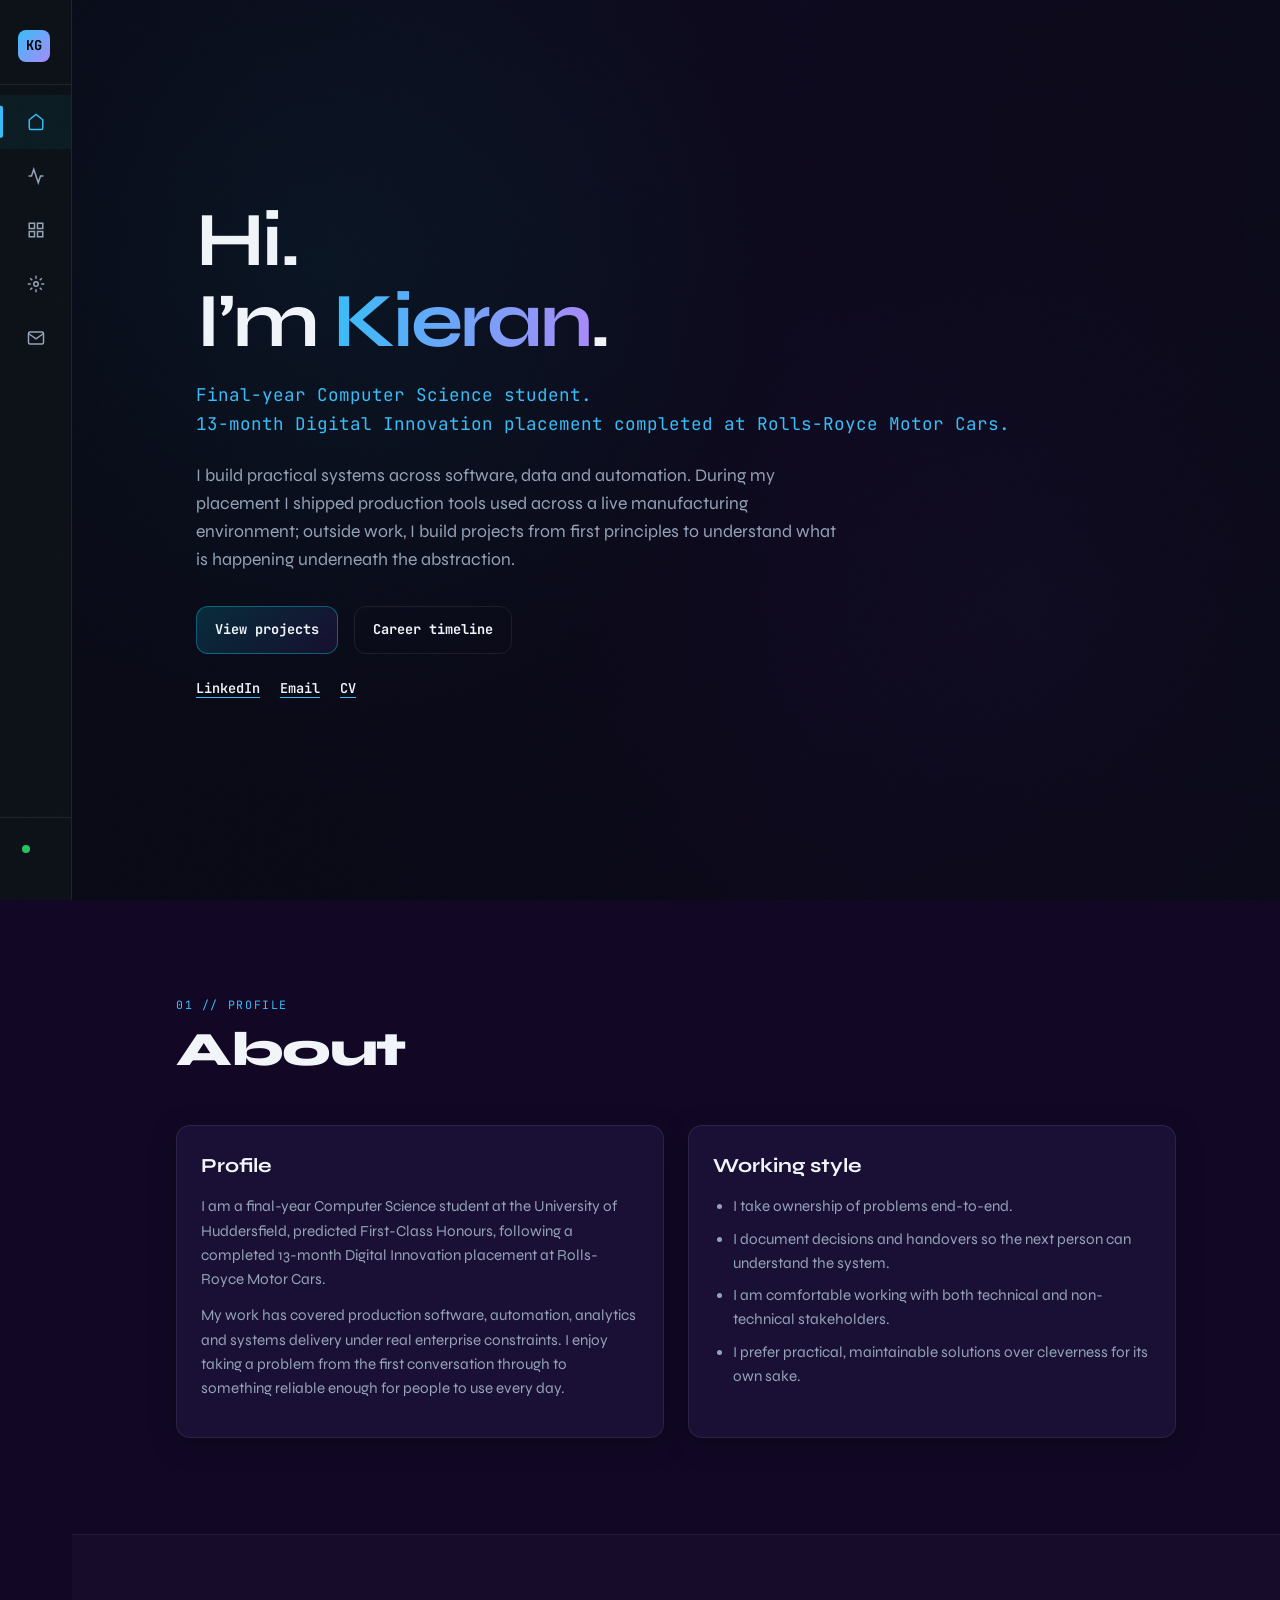
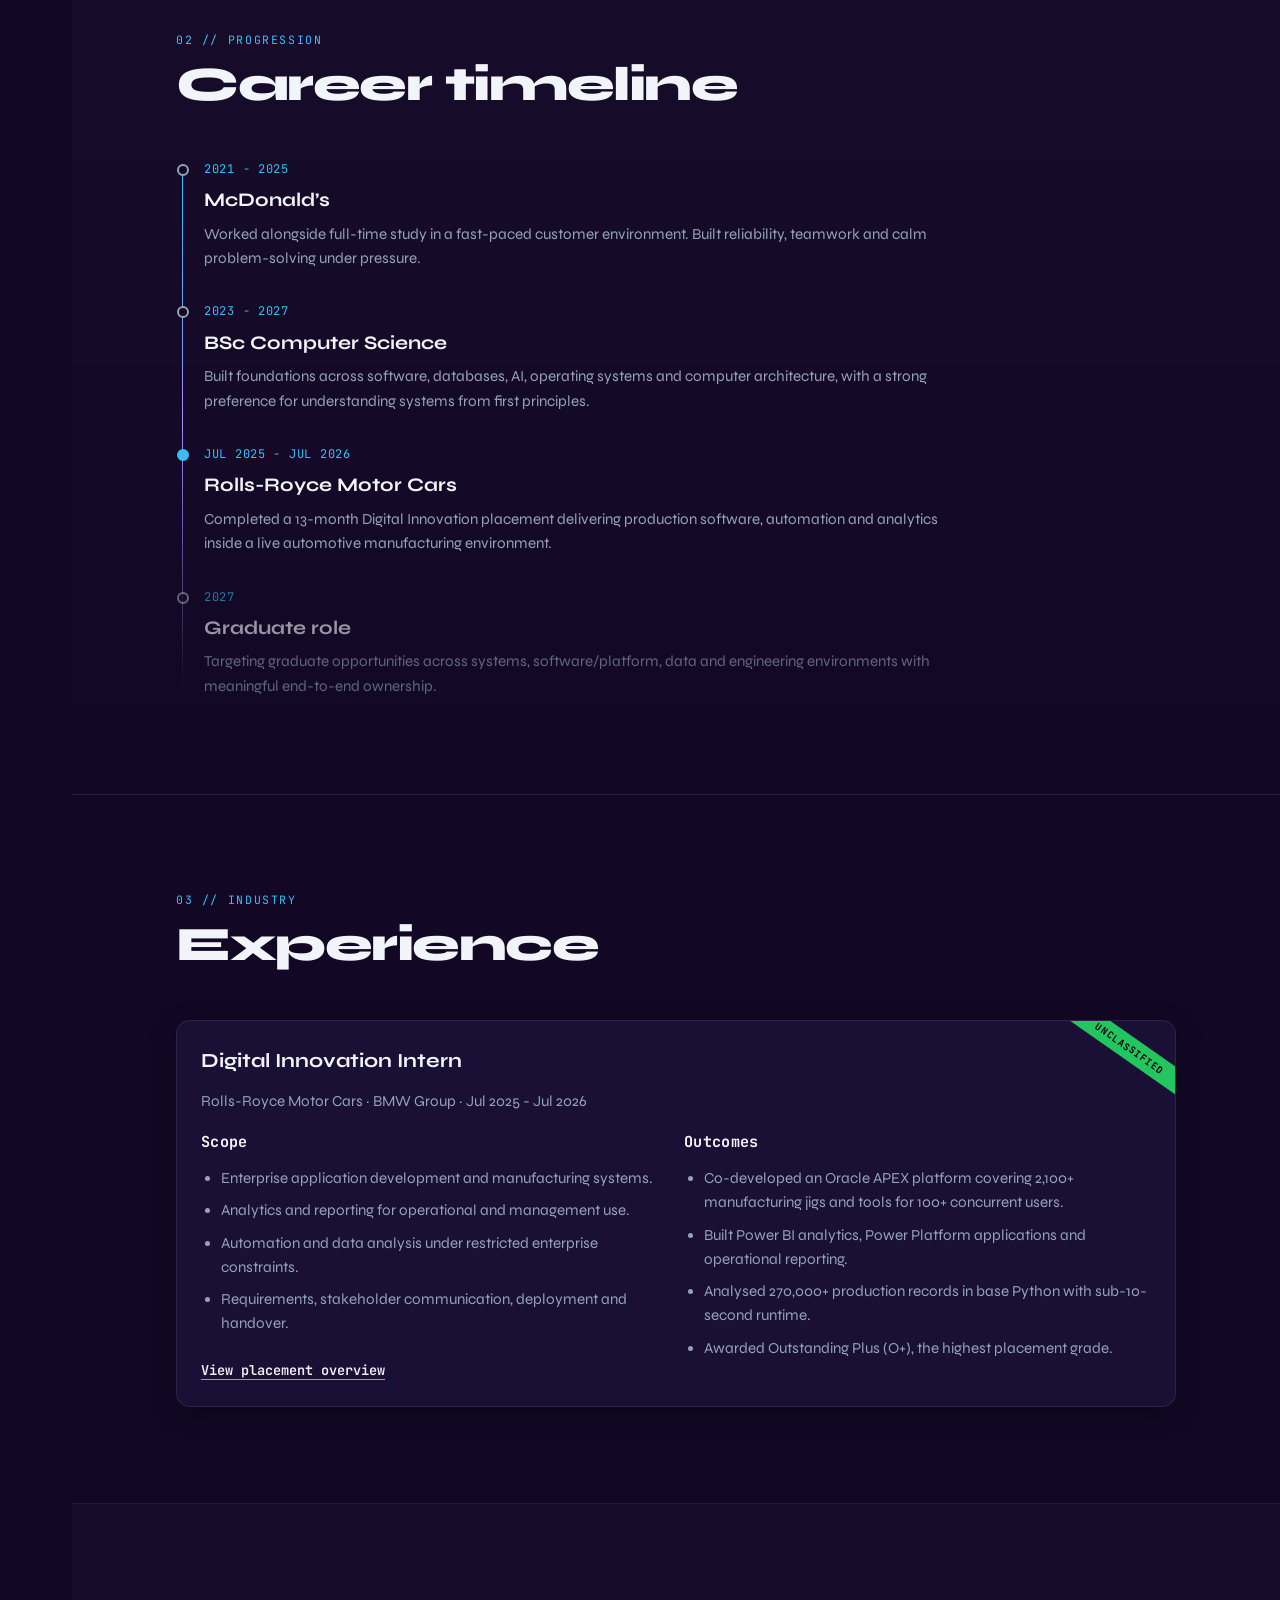
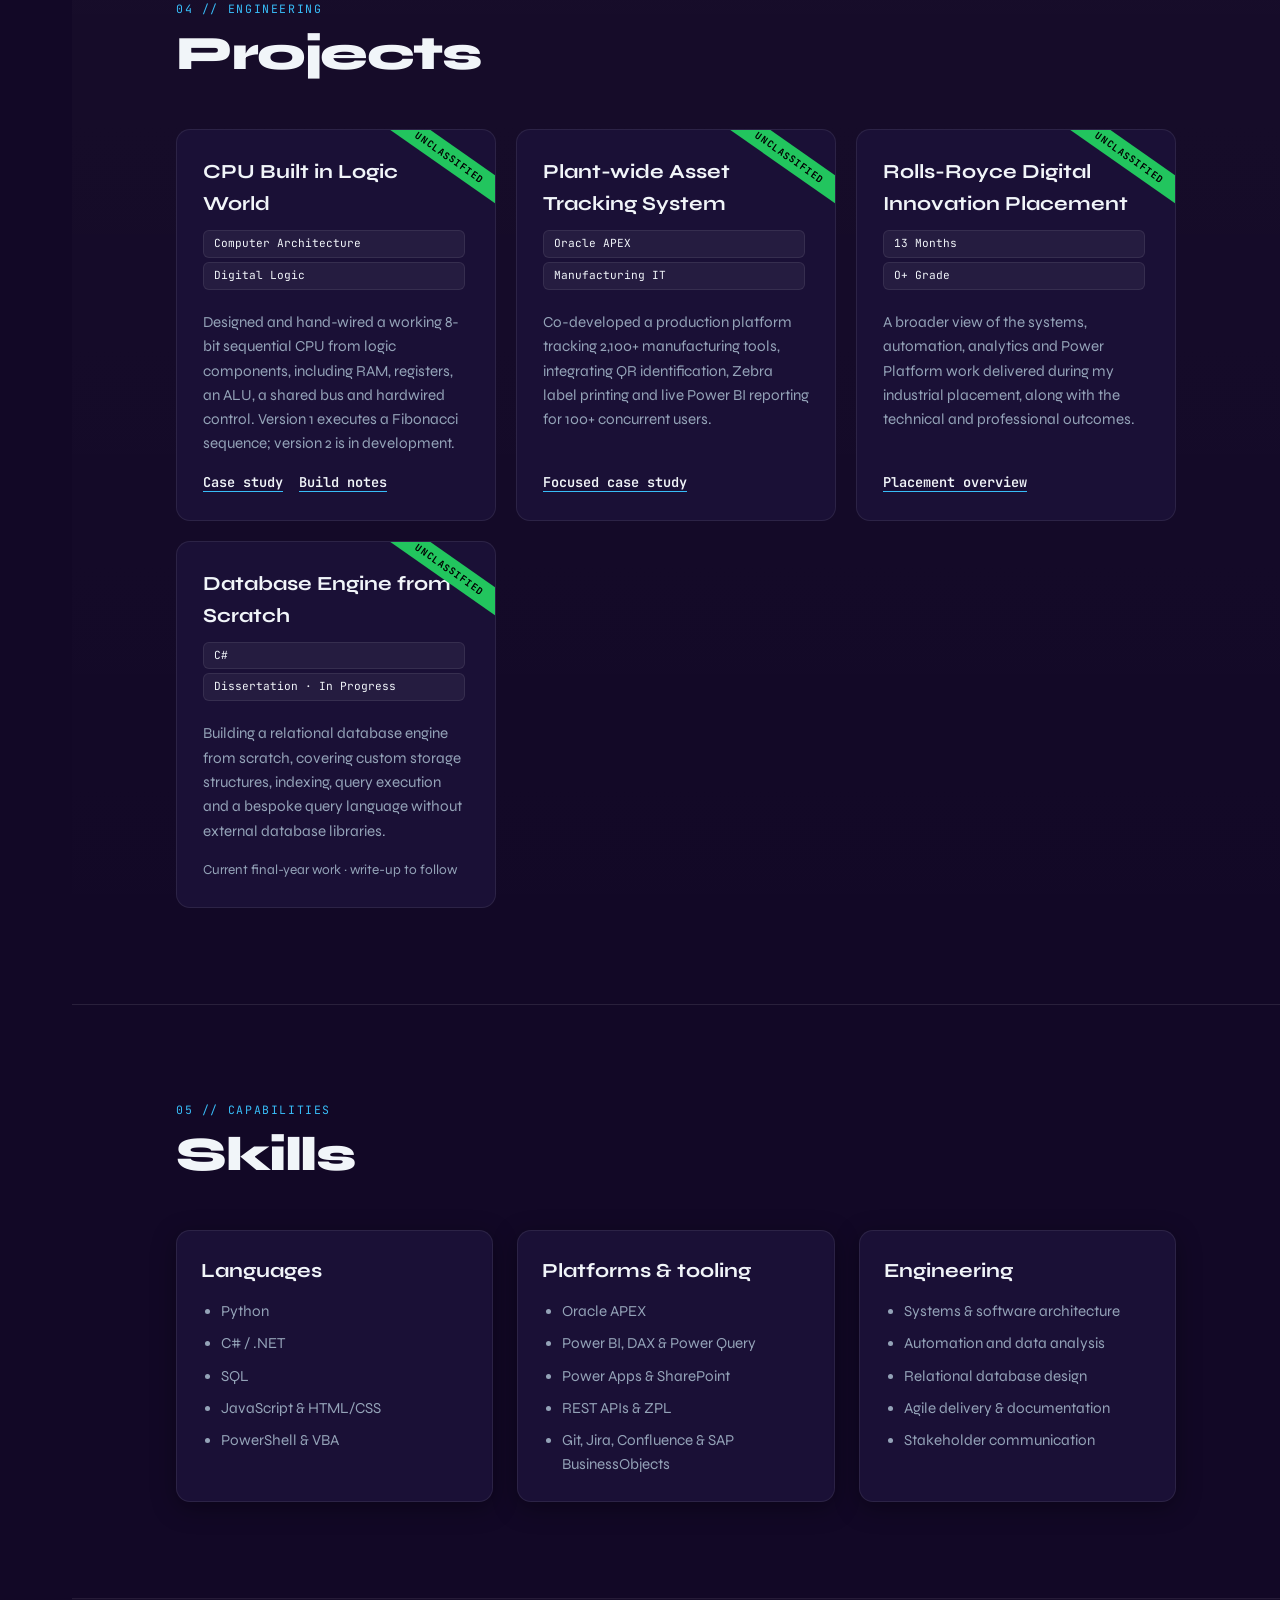
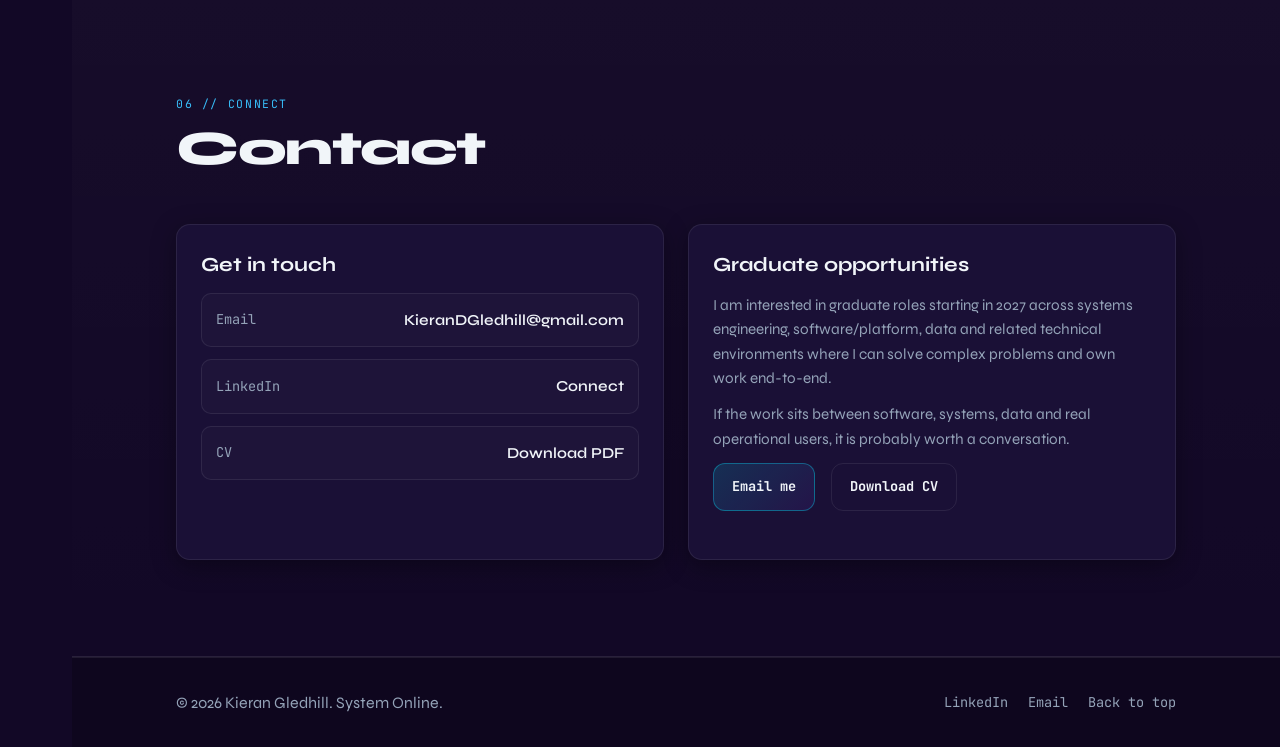
<file: index.html>
<!DOCTYPE html>
    <html lang="en">
    <head>
  <meta charset="UTF-8" />
  <meta name="viewport" content="width=device-width, initial-scale=1.0" />
  <title>Kieran Gledhill | Systems, Software &amp; Data Portfolio</title>
  <meta name="description" content="Final-year Computer Science student with a completed 13-month Digital Innovation placement at Rolls-Royce Motor Cars. Portfolio covering systems, software, data and automation." />
  <link rel="canonical" href="https://kgledhill.com/" />
  <meta property="og:type" content="website" />
  <meta property="og:title" content="Kieran Gledhill | Systems, Software &amp; Data Portfolio" />
  <meta property="og:description" content="Final-year Computer Science student with a completed 13-month Digital Innovation placement at Rolls-Royce Motor Cars. Portfolio covering systems, software, data and automation." />
  <meta property="og:url" content="https://kgledhill.com/" />
  <meta name="twitter:card" content="summary" />
  <meta name="theme-color" content="#120826" />
  <link rel="icon" href="favicon.svg" type="image/svg+xml" />
  <script>document.documentElement.classList.add('js');</script>
  <link rel="stylesheet" href="css/variables.css">
  <link rel="stylesheet" href="css/base.css">
  <link rel="stylesheet" href="css/layout.css">
  <link rel="stylesheet" href="css/components.css">
  <link rel="stylesheet" href="css/effects.css">
  <link rel="stylesheet" href="css/responsive.css">
  <link href="https://fonts.googleapis.com/css2?family=JetBrains+Mono:wght@400;700&family=Syne:wght@400;600;700;800&display=swap" rel="stylesheet">
  <noscript><style>#boot{display:none!important}#main{opacity:1!important}.reveal{opacity:1!important;transform:none!important}</style></noscript>
</head>
    <body data-boot-profile="home">
      <a class="skip-link" href="#main">Skip to content</a>
    <div id="cursor" class="custom-cursor" aria-hidden="true"></div>
<div id="cursor-ring" class="custom-cursor" aria-hidden="true"></div>
<div id="boot" aria-hidden="true">
  <div id="boot-terminal">
    <div id="boot-lines"></div>
    <span class="cursor-blink" id="boot-cursor"></span>
  </div>
</div>
    <nav id="sidebar" aria-label="Primary">
  <a class="sidebar-logo" href="index.html" aria-label="Kieran Gledhill portfolio home">
    <div class="sidebar-logo-mark">KG</div>
    <span class="sidebar-logo-text">kgledhill.com</span>
  </a>
    <a class="nav-item active" href="#hero">
  <span class="nav-icon"><svg viewBox="0 0 24 24" fill="none" stroke="currentColor" stroke-width="2" aria-hidden="true"><path d="M3 9l9-7 9 7v11a2 2 0 01-2 2H5a2 2 0 01-2-2z" /></svg></span>
  <span class="nav-label">Home</span>
</a>
<a class="nav-item" href="#timeline">
  <span class="nav-icon"><svg viewBox="0 0 24 24" fill="none" stroke="currentColor" stroke-width="2" aria-hidden="true"><polyline points="22 12 18 12 15 21 9 3 6 12 2 12" /></svg></span>
  <span class="nav-label">Timeline</span>
</a>
<a class="nav-item" href="#projects">
  <span class="nav-icon"><svg viewBox="0 0 24 24" fill="none" stroke="currentColor" stroke-width="2" aria-hidden="true"><rect x="3" y="3" width="7" height="7" /><rect x="14" y="3" width="7" height="7" /><rect x="3" y="14" width="7" height="7" /><rect x="14" y="14" width="7" height="7" /></svg></span>
  <span class="nav-label">Projects</span>
</a>
<a class="nav-item" href="#skills">
  <span class="nav-icon"><svg viewBox="0 0 24 24" fill="none" stroke="currentColor" stroke-width="2" aria-hidden="true"><circle cx="12" cy="12" r="3" /><path d="M12 1v4M12 19v4M4.22 4.22l2.83 2.83M16.95 16.95l2.83 2.83M1 12h4M19 12h4M4.22 19.78l2.83-2.83M16.95 7.05l2.83-2.83" /></svg></span>
  <span class="nav-label">Skills</span>
</a>
<a class="nav-item" href="#contact">
  <span class="nav-icon"><svg viewBox="0 0 24 24" fill="none" stroke="currentColor" stroke-width="2" aria-hidden="true"><path d="M4 4h16c1.1 0 2 .9 2 2v12c0 1.1-.9 2-2 2H4c-1.1 0-2-.9-2-2V6c0-1.1.9-2 2-2z" /><polyline points="22,6 12,13 2,6" /></svg></span>
  <span class="nav-label">Contact</span>
</a>
  <div class="nav-spacer"></div>
  <div class="nav-status" aria-label="Availability">
    <div class="status-dot"></div>
    <div class="status-text">Open to<br>2027 roles</div>
  </div>
</nav>
    <main id="main">
  <section id="hero" class="hero reveal" aria-label="Introduction">
    <div class="hero-overlay" aria-hidden="true"></div>
    <div class="container hero-content">
      <div class="hero-text">
        <h1 class="hero-title">Hi.<br />I’m <span class="accent">Kieran</span>.</h1>
        <p class="hero-subtitle">Final-year Computer Science student.<br />13-month Digital Innovation placement completed at Rolls-Royce Motor Cars.</p>
        <p class="hero-summary">I build practical systems across software, data and automation. During my placement I shipped production tools used across a live manufacturing environment; outside work, I build projects from first principles to understand what is happening underneath the abstraction.</p>
        <div class="hero-cta">
          <a class="btn" href="#projects">View projects</a>
          <a class="btn btn-ghost" href="#timeline">Career timeline</a>
        </div>
        <div class="hero-links" aria-label="Links">
          <a class="link" href="https://www.linkedin.com/in/kierandgledhill/" target="_blank" rel="noopener noreferrer">LinkedIn</a>
          <a class="link" href="mailto:KieranDGledhill@gmail.com">Email</a>
          <a class="link" href="Kieran_Gledhill_CV.pdf" download>CV</a>
        </div>
      </div>
    </div>
  </section>

  <section id="about" class="section reveal">
    <div class="container">
      <div class="section-head"><div class="section-label">01 // Profile</div><h2 class="section-title">About</h2></div>
      <div class="grid two">
        <div class="panel">
          <h3>Profile</h3>
          <p>I am a final-year Computer Science student at the University of Huddersfield, predicted First-Class Honours, following a completed 13-month Digital Innovation placement at Rolls-Royce Motor Cars.</p>
          <p>My work has covered production software, automation, analytics and systems delivery under real enterprise constraints. I enjoy taking a problem from the first conversation through to something reliable enough for people to use every day.</p>
        </div>
        <div class="panel">
          <h3>Working style</h3>
          <ul class="list" role="list">
            <li>I take ownership of problems end-to-end.</li>
            <li>I document decisions and handovers so the next person can understand the system.</li>
            <li>I am comfortable working with both technical and non-technical stakeholders.</li>
            <li>I prefer practical, maintainable solutions over cleverness for its own sake.</li>
          </ul>
        </div>
      </div>
    </div>
  </section>

  <section id="timeline" class="section alt timeline-section reveal">
    <div class="container">
      <div class="section-head"><div class="section-label">02 // Progression</div><h2 class="section-title">Career timeline</h2></div>
      <div class="timeline">
        <article class="tl-item"><div class="tl-date">2021 - 2025</div><h3>McDonald’s</h3><p>Worked alongside full-time study in a fast-paced customer environment. Built reliability, teamwork and calm problem-solving under pressure.</p></article>
        <article class="tl-item"><div class="tl-date">2023 - 2027</div><h3>BSc Computer Science</h3><p>Built foundations across software, databases, AI, operating systems and computer architecture, with a strong preference for understanding systems from first principles.</p></article>
        <article class="tl-item highlight"><div class="tl-date">Jul 2025 - Jul 2026</div><h3>Rolls-Royce Motor Cars</h3><p>Completed a 13-month Digital Innovation placement delivering production software, automation and analytics inside a live automotive manufacturing environment.</p></article>
        <article class="tl-item future"><div class="tl-date">2027</div><h3>Graduate role</h3><p>Targeting graduate opportunities across systems, software/platform, data and engineering environments with meaningful end-to-end ownership.</p></article>
      </div>
    </div>
  </section>

  <section id="experience" class="section reveal">
    <div class="container">
      <div class="section-head"><div class="section-label">03 // Industry</div><h2 class="section-title">Experience</h2></div>
      <div class="panel classified">
        <h3>Digital Innovation Intern</h3>
        <p class="muted">Rolls-Royce Motor Cars · BMW Group · Jul 2025 - Jul 2026</p>
        <div class="grid two compact">
          <div><h4 class="mini-head">Scope</h4><ul class="bullets" role="list"><li>Enterprise application development and manufacturing systems.</li><li>Analytics and reporting for operational and management use.</li><li>Automation and data analysis under restricted enterprise constraints.</li><li>Requirements, stakeholder communication, deployment and handover.</li></ul></div>
          <div><h4 class="mini-head">Outcomes</h4><ul class="bullets" role="list"><li>Co-developed an Oracle APEX platform covering 2,100+ manufacturing jigs and tools for 100+ concurrent users.</li><li>Built Power BI analytics, Power Platform applications and operational reporting.</li><li>Analysed 270,000+ production records in base Python with sub-10-second runtime.</li><li>Awarded Outstanding Plus (O+), the highest placement grade.</li></ul></div>
        </div>
        <div class="project-links"><a class="link" href="placement-rr.html">View placement overview</a></div>
        <div class="project-scanline"></div>
      </div>
    </div>
  </section>

  <section id="projects" class="section alt reveal">
    <div class="container">
      <div class="section-head"><div class="section-label">04 // Engineering</div><h2 class="section-title">Projects</h2></div>
      <div class="projects-grid">
        <a class="project-card classified" href="project-cpu.html">
          <h3>CPU Built in Logic World</h3><span class="tag">Computer Architecture</span><span class="tag">Digital Logic</span>
          <p>Designed and hand-wired a working 8-bit sequential CPU from logic components, including RAM, registers, an ALU, a shared bus and hardwired control. Version 1 executes a Fibonacci sequence; version 2 is in development.</p>
          <div class="project-links"><span class="link">Case study</span><span class="link">Build notes</span></div><div class="project-scanline"></div>
        </a>
        <a class="project-card classified" href="project-rr.html">
          <h3>Plant-wide Asset Tracking System</h3><span class="tag">Oracle APEX</span><span class="tag">Manufacturing IT</span>
          <p>Co-developed a production platform tracking 2,100+ manufacturing tools, integrating QR identification, Zebra label printing and live Power BI reporting for 100+ concurrent users.</p>
          <div class="project-links"><span class="link">Focused case study</span></div><div class="project-scanline"></div>
        </a>
        <a class="project-card classified" href="placement-rr.html">
          <h3>Rolls-Royce Digital Innovation Placement</h3><span class="tag">13 Months</span><span class="tag">O+ Grade</span>
          <p>A broader view of the systems, automation, analytics and Power Platform work delivered during my industrial placement, along with the technical and professional outcomes.</p>
          <div class="project-links"><span class="link">Placement overview</span></div><div class="project-scanline"></div>
        </a>
        <article class="project-card classified project-card-static">
          <h3>Database Engine from Scratch</h3><span class="tag">C#</span><span class="tag">Dissertation · In Progress</span>
          <p>Building a relational database engine from scratch, covering custom storage structures, indexing, query execution and a bespoke query language without external database libraries.</p>
          <div class="project-links"><span class="muted tiny">Current final-year work · write-up to follow</span></div><div class="project-scanline"></div>
        </article>
      </div>
    </div>
  </section>

  <section id="skills" class="section reveal">
    <div class="container">
      <div class="section-head"><div class="section-label">05 // Capabilities</div><h2 class="section-title">Skills</h2></div>
      <div class="grid three">
        <div class="panel"><h3>Languages</h3><ul class="list" role="list"><li>Python</li><li>C# / .NET</li><li>SQL</li><li>JavaScript & HTML/CSS</li><li>PowerShell & VBA</li></ul></div>
        <div class="panel"><h3>Platforms & tooling</h3><ul class="list" role="list"><li>Oracle APEX</li><li>Power BI, DAX & Power Query</li><li>Power Apps & SharePoint</li><li>REST APIs & ZPL</li><li>Git, Jira, Confluence & SAP BusinessObjects</li></ul></div>
        <div class="panel"><h3>Engineering</h3><ul class="list" role="list"><li>Systems & software architecture</li><li>Automation and data analysis</li><li>Relational database design</li><li>Agile delivery & documentation</li><li>Stakeholder communication</li></ul></div>
      </div>
    </div>
  </section>

  <section id="contact" class="section alt reveal">
    <div class="container">
      <div class="section-head"><div class="section-label">06 // Connect</div><h2 class="section-title">Contact</h2></div>
      <div class="grid two">
        <div class="panel"><h3>Get in touch</h3><div class="contact-list">
          <a class="contact-item" href="mailto:KieranDGledhill@gmail.com"><span class="contact-label">Email</span><span class="contact-value">KieranDGledhill@gmail.com</span></a>
          <a class="contact-item" href="https://www.linkedin.com/in/kierandgledhill/" target="_blank" rel="noopener noreferrer"><span class="contact-label">LinkedIn</span><span class="contact-value">Connect</span></a>
          <a class="contact-item" href="Kieran_Gledhill_CV.pdf" download><span class="contact-label">CV</span><span class="contact-value">Download PDF</span></a>
        </div></div>
        <div class="panel"><h3>Graduate opportunities</h3><p>I am interested in graduate roles starting in 2027 across systems engineering, software/platform, data and related technical environments where I can solve complex problems and own work end-to-end.</p><p>If the work sits between software, systems, data and real operational users, it is probably worth a conversation.</p><div class="hero-cta"><a class="btn" href="mailto:KieranDGledhill@gmail.com">Email me</a><a class="btn btn-ghost" href="Kieran_Gledhill_CV.pdf" download>Download CV</a></div></div>
      </div>
    </div>
  </section>
</main>
    <footer class="site-footer">
  <div class="container footer-inner">
    <p class="muted">© 2026 Kieran Gledhill. System Online.</p>
    <div class="footer-links">
      <a href="https://www.linkedin.com/in/kierandgledhill/" target="_blank" rel="noopener noreferrer">LinkedIn</a>
      <a href="mailto:KieranDGledhill@gmail.com">Email</a>

      <a href="#hero">Back to top</a>
    </div>
  </div>
</footer>
<script src="js/site.js" defer></script>
    </body>
    </html>
</file>
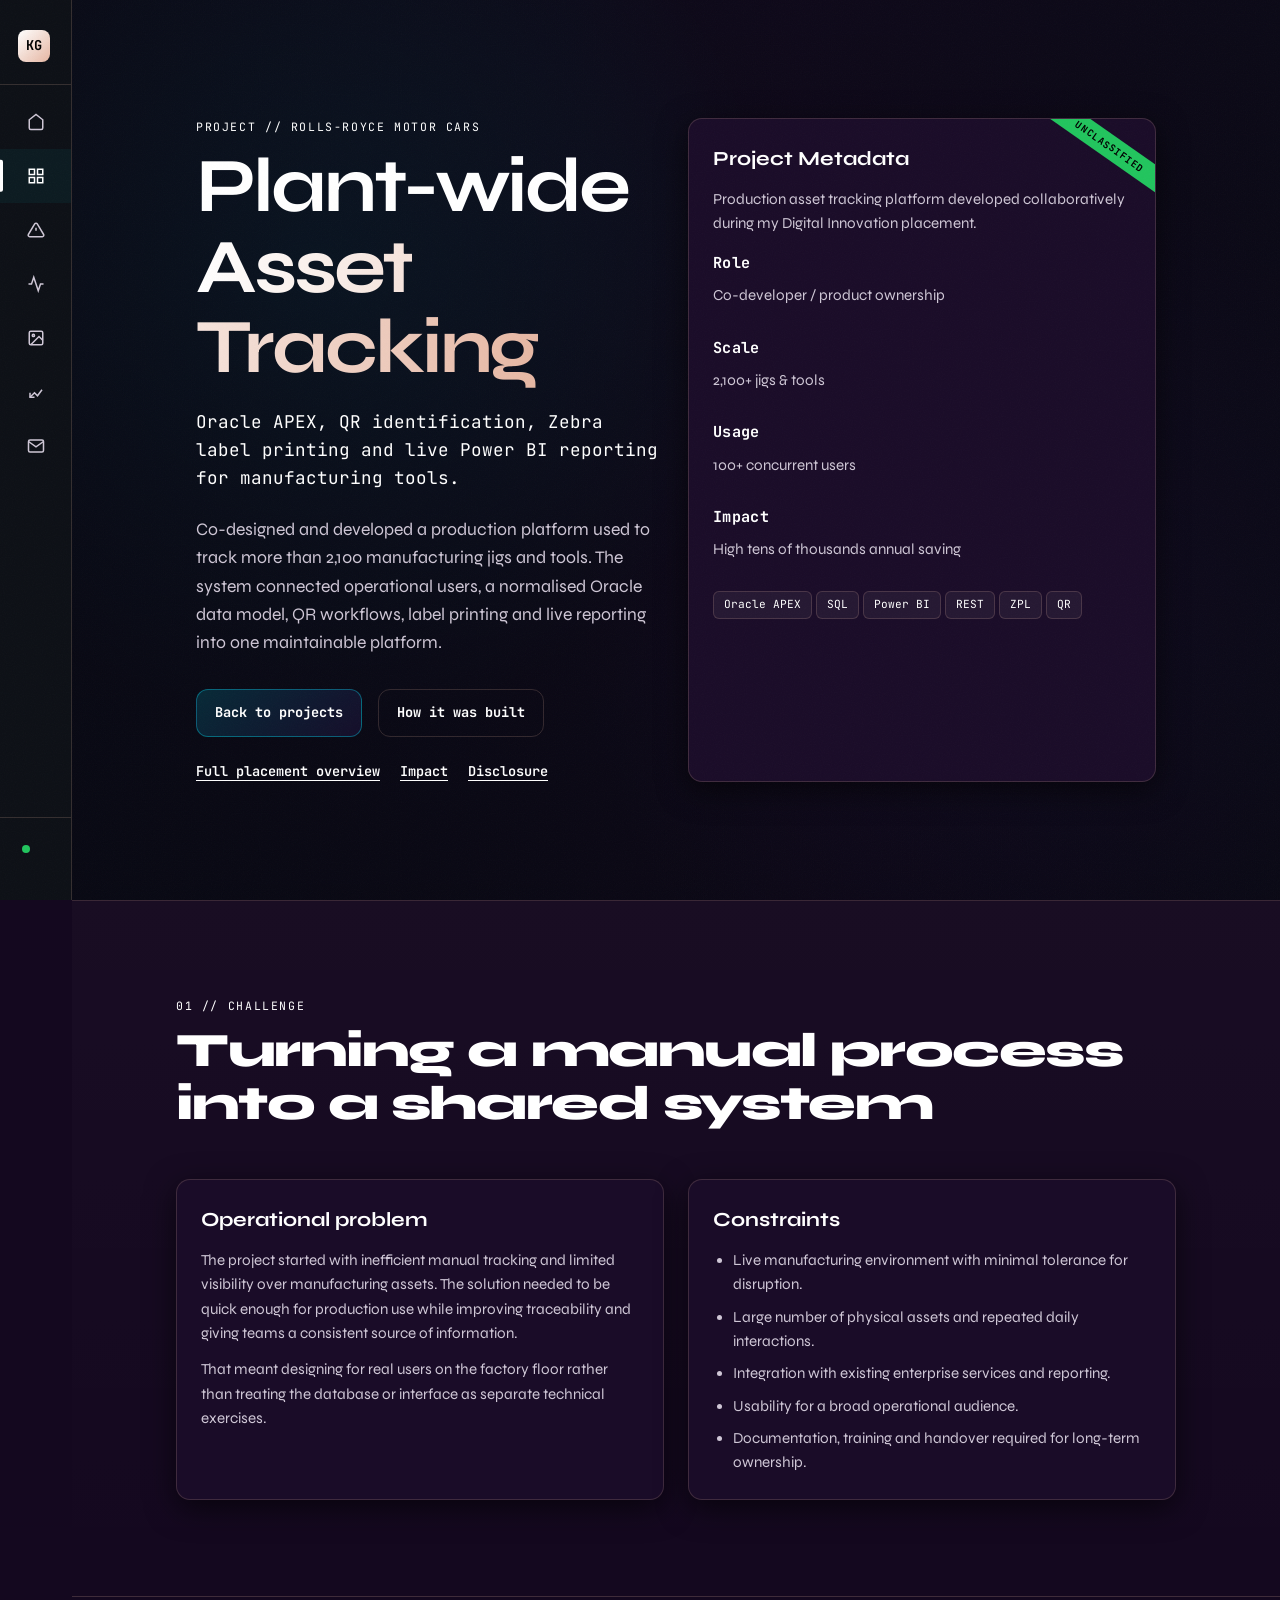
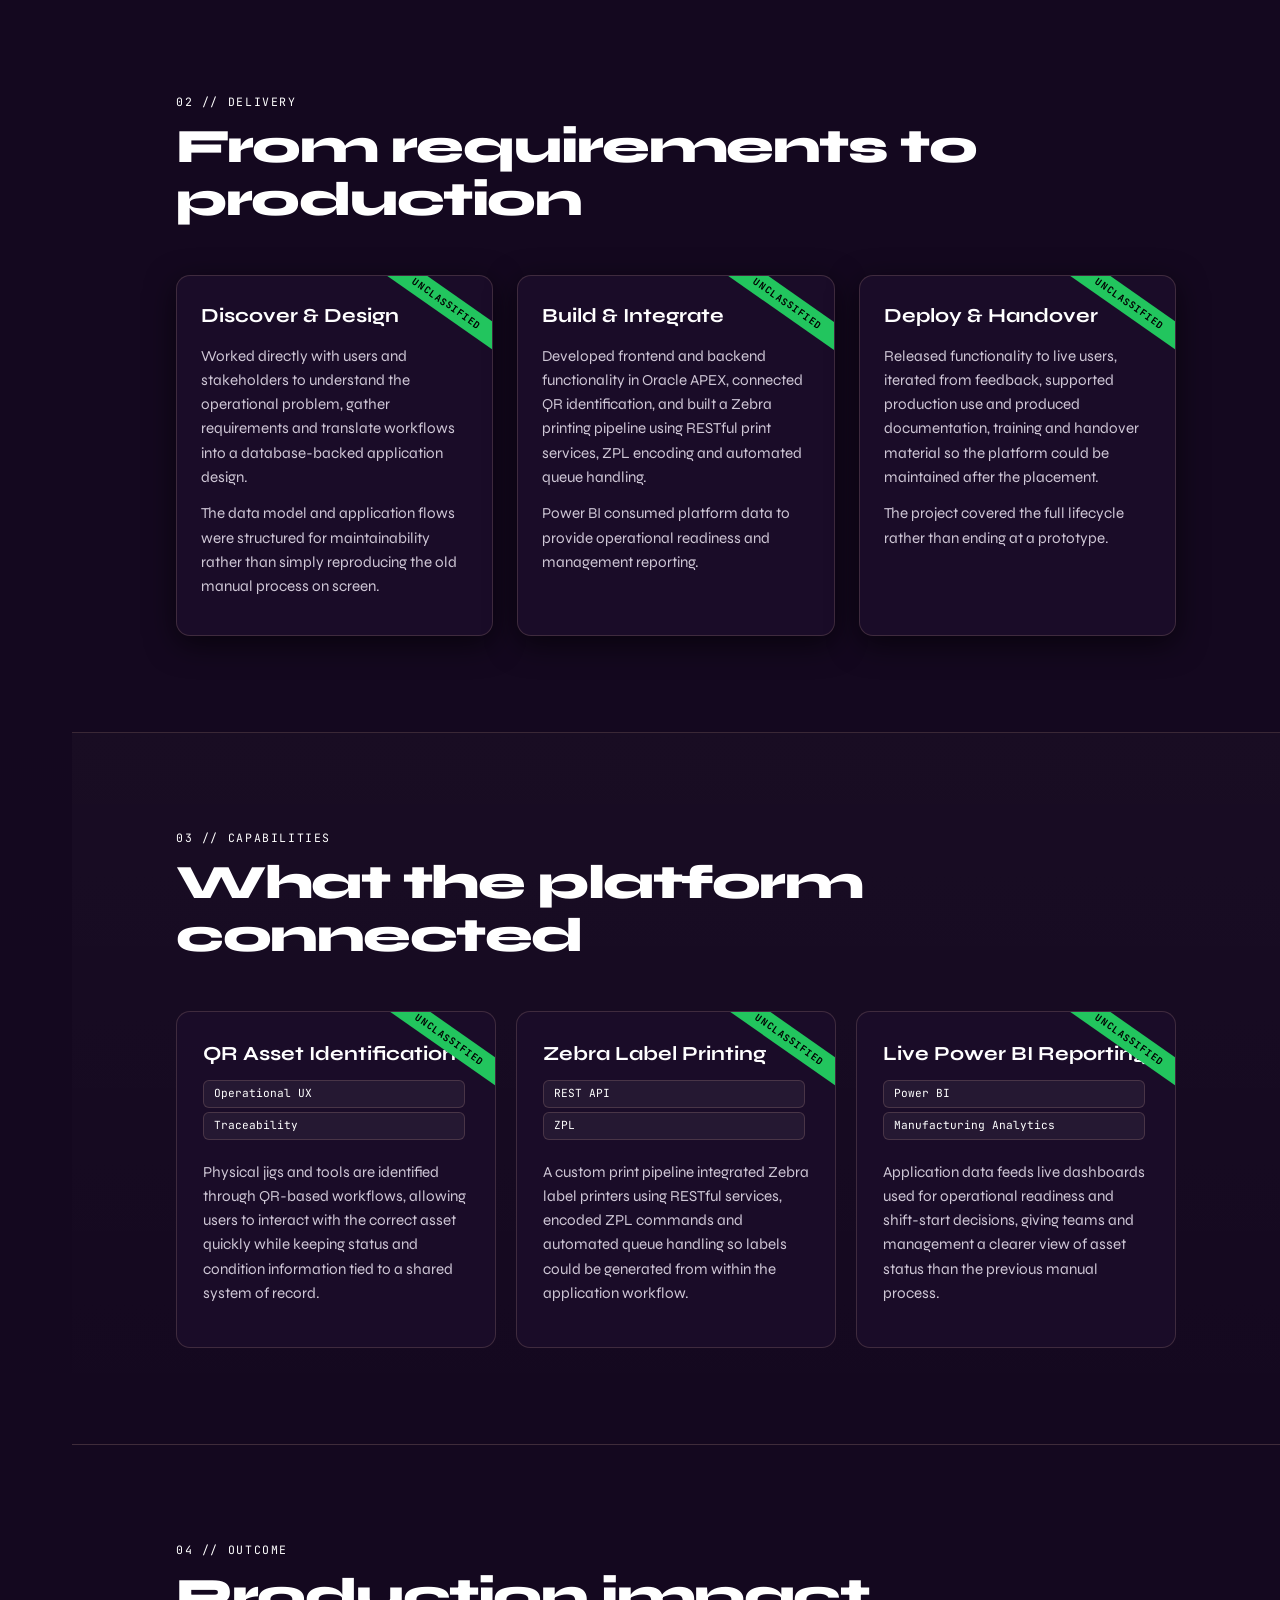
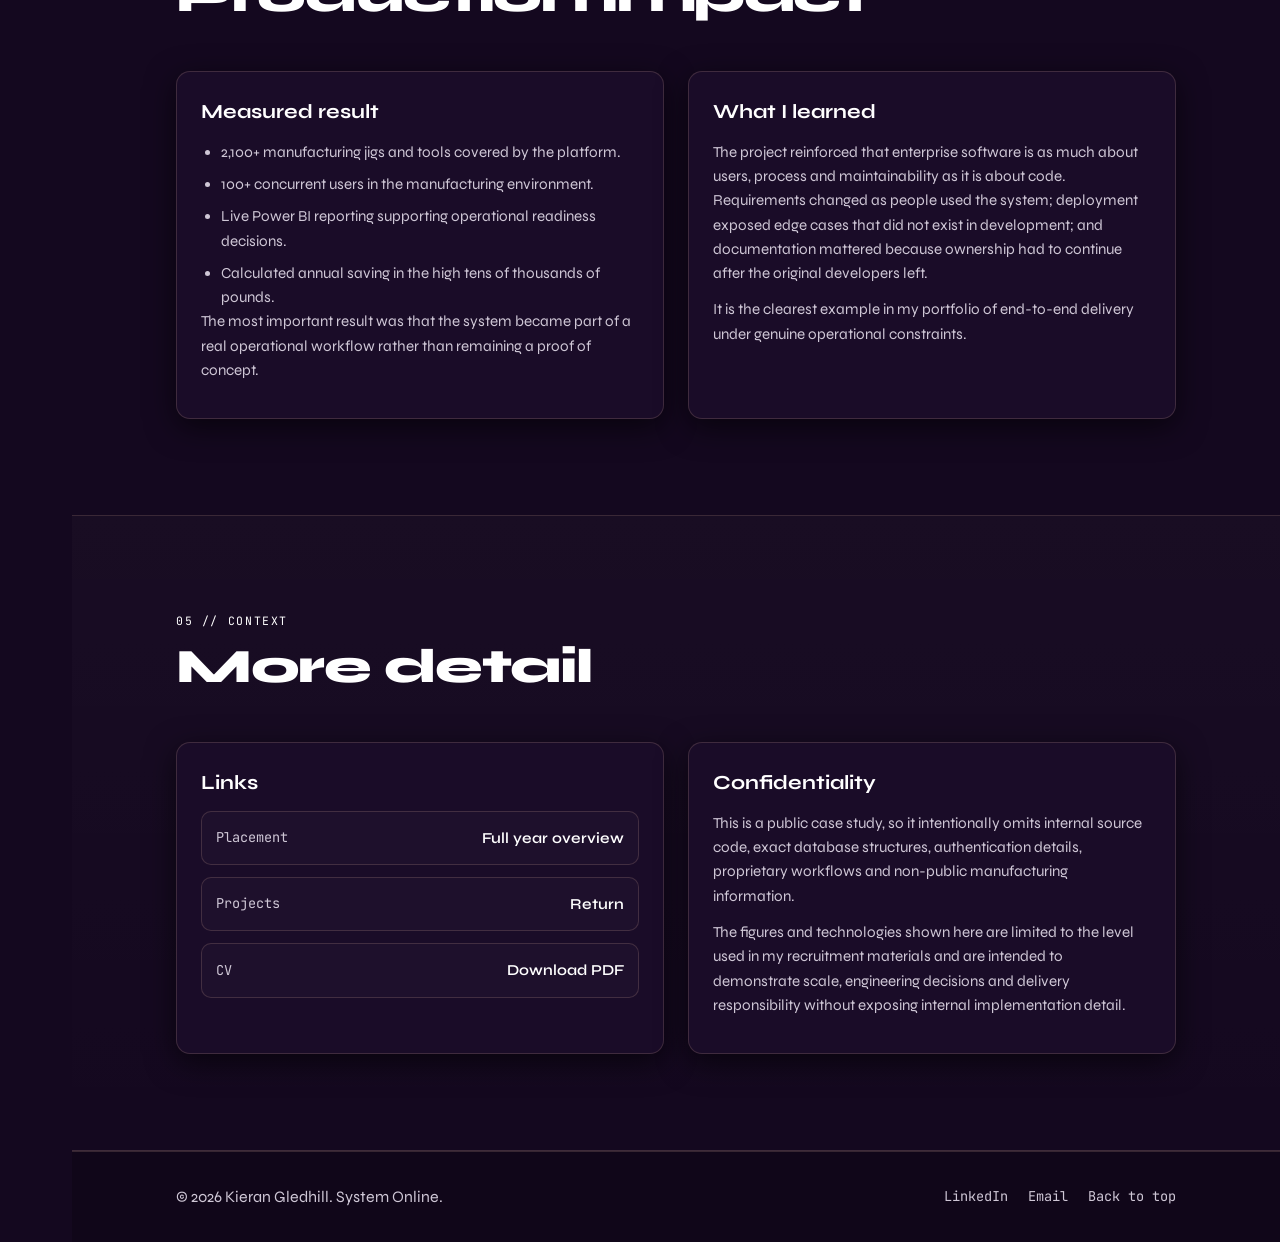
<file: project-rr.html>
<!DOCTYPE html>
    <html lang="en">
    <head>
  <meta charset="UTF-8" />
  <meta name="viewport" content="width=device-width, initial-scale=1.0" />
  <title>Plant-wide Asset Tracking System | Kieran Gledhill</title>
  <meta name="description" content="Case study of a plant-wide Oracle APEX asset tracking platform for 2,100+ manufacturing tools, with QR workflows, Zebra printing and live Power BI reporting." />
  <link rel="canonical" href="https://kgledhill.com/project-rr.html" />
  <meta property="og:type" content="website" />
  <meta property="og:title" content="Plant-wide Asset Tracking System | Kieran Gledhill" />
  <meta property="og:description" content="Case study of a plant-wide Oracle APEX asset tracking platform for 2,100+ manufacturing tools, with QR workflows, Zebra printing and live Power BI reporting." />
  <meta property="og:url" content="https://kgledhill.com/project-rr.html" />
  <meta name="twitter:card" content="summary" />
  <meta name="theme-color" content="#120826" />
  <link rel="icon" href="favicon.svg" type="image/svg+xml" />
  <script>document.documentElement.classList.add('js');</script>
  <link rel="stylesheet" href="css/variables-rr.css">
  <link rel="stylesheet" href="css/base.css">
  <link rel="stylesheet" href="css/layout.css">
  <link rel="stylesheet" href="css/components.css">
  <link rel="stylesheet" href="css/effects.css">
  <link rel="stylesheet" href="css/responsive.css">
  <link href="https://fonts.googleapis.com/css2?family=JetBrains+Mono:wght@400;700&family=Syne:wght@400;600;700;800&display=swap" rel="stylesheet">
  <noscript><style>#boot{display:none!important}#main{opacity:1!important}.reveal{opacity:1!important;transform:none!important}</style></noscript>
</head>
    <body data-boot-profile="asset">
      <a class="skip-link" href="#main">Skip to content</a>
    <div id="cursor" class="custom-cursor" aria-hidden="true"></div>
<div id="cursor-ring" class="custom-cursor" aria-hidden="true"></div>
<div id="boot" aria-hidden="true">
  <div id="boot-terminal">
    <div id="boot-lines"></div>
    <span class="cursor-blink" id="boot-cursor"></span>
  </div>
</div>
    <nav id="sidebar" aria-label="Primary">
  <a class="sidebar-logo" href="index.html" aria-label="Kieran Gledhill portfolio home">
    <div class="sidebar-logo-mark">KG</div>
    <span class="sidebar-logo-text">kgledhill.com</span>
  </a>
    <a class="nav-item" href="index.html">
  <span class="nav-icon"><svg viewBox="0 0 24 24" fill="none" stroke="currentColor" stroke-width="2" aria-hidden="true"><path d="M3 9l9-7 9 7v11a2 2 0 01-2 2H5a2 2 0 01-2-2z" /></svg></span>
  <span class="nav-label">Home</span>
</a>
<a class="nav-item active" href="#overview">
  <span class="nav-icon"><svg viewBox="0 0 24 24" fill="none" stroke="currentColor" stroke-width="2" aria-hidden="true"><rect x="3" y="3" width="7" height="7" /><rect x="14" y="3" width="7" height="7" /><rect x="3" y="14" width="7" height="7" /><rect x="14" y="14" width="7" height="7" /></svg></span>
  <span class="nav-label">Overview</span>
</a>
<a class="nav-item" href="#challenge">
  <span class="nav-icon"><svg viewBox="0 0 24 24" fill="none" stroke="currentColor" stroke-width="2" aria-hidden="true"><path d="M12 9v4" /><path d="M12 17h.01" /><path d="M10.29 3.86L1.82 18a2 2 0 001.71 3h16.94a2 2 0 001.71-3l-8.47-14.14a2 2 0 00-3.42 0z" /></svg></span>
  <span class="nav-label">Challenge</span>
</a>
<a class="nav-item" href="#process">
  <span class="nav-icon"><svg viewBox="0 0 24 24" fill="none" stroke="currentColor" stroke-width="2" aria-hidden="true"><polyline points="22 12 18 12 15 21 9 3 6 12 2 12" /></svg></span>
  <span class="nav-label">Process</span>
</a>
<a class="nav-item" href="#gallery">
  <span class="nav-icon"><svg viewBox="0 0 24 24" fill="none" stroke="currentColor" stroke-width="2" aria-hidden="true"><rect x="3" y="3" width="18" height="18" rx="2" ry="2" /><circle cx="8.5" cy="8.5" r="1.5" /><polyline points="21 15 16 10 5 21" /></svg></span>
  <span class="nav-label">Capabilities</span>
</a>
<a class="nav-item" href="#outcome">
  <span class="nav-icon"><svg viewBox="0 0 24 24" fill="none" stroke="currentColor" stroke-width="2" aria-hidden="true"><path d="M4 19l6-6 4 4 6-8" /><path d="M4 13v6h6" /></svg></span>
  <span class="nav-label">Outcome</span>
</a>
<a class="nav-item" href="#contact">
  <span class="nav-icon"><svg viewBox="0 0 24 24" fill="none" stroke="currentColor" stroke-width="2" aria-hidden="true"><path d="M4 4h16c1.1 0 2 .9 2 2v12c0 1.1-.9 2-2 2H4c-1.1 0-2-.9-2-2V6c0-1.1.9-2 2-2z" /><polyline points="22,6 12,13 2,6" /></svg></span>
  <span class="nav-label">Contact</span>
</a>
  <div class="nav-spacer"></div>
  <div class="nav-status" aria-label="Availability">
    <div class="status-dot"></div>
    <div class="status-text">Open to<br>2027 roles</div>
  </div>
</nav>
    <main id="main">
  <section id="overview" class="section hero reveal" aria-label="Project overview"><div class="hero-overlay" aria-hidden="true"></div><div class="container hero-content"><div class="grid two">
    <div class="hero-text"><div class="section-label">Project // Rolls-Royce Motor Cars</div><h1 class="hero-title">Plant-wide <span class="accent">Asset Tracking</span></h1><p class="hero-subtitle">Oracle APEX, QR identification, Zebra label printing and live Power BI reporting for manufacturing tools.</p><p class="hero-summary">Co-designed and developed a production platform used to track more than 2,100 manufacturing jigs and tools. The system connected operational users, a normalised Oracle data model, QR workflows, label printing and live reporting into one maintainable platform.</p><div class="hero-cta"><a class="btn" href="index.html#projects">Back to projects</a><a class="btn btn-ghost" href="#process">How it was built</a></div><div class="hero-links"><a class="link" href="placement-rr.html">Full placement overview</a><a class="link" href="#outcome">Impact</a><a class="link" href="#contact">Disclosure</a></div></div>
    <aside class="panel classified"><h3>Project Metadata</h3><p class="muted">Production asset tracking platform developed collaboratively during my Digital Innovation placement.</p><div class="grid two compact"><div><h4 class="mini-head">Role</h4><p>Co-developer / product ownership</p></div><div><h4 class="mini-head">Scale</h4><p>2,100+ jigs & tools</p></div><div><h4 class="mini-head">Usage</h4><p>100+ concurrent users</p></div><div><h4 class="mini-head">Impact</h4><p>High tens of thousands annual saving</p></div></div><div style="margin-top:16px"><span class="tag">Oracle APEX</span><span class="tag">SQL</span><span class="tag">Power BI</span><span class="tag">REST</span><span class="tag">ZPL</span><span class="tag">QR</span></div><div class="project-scanline"></div></aside>
  </div></div></section>

  <section id="challenge" class="section alt reveal"><div class="container"><div class="section-head"><div class="section-label">01 // Challenge</div><h2 class="section-title">Turning a manual process into a shared system</h2></div><div class="grid two">
    <div class="panel"><h3>Operational problem</h3><p>The project started with inefficient manual tracking and limited visibility over manufacturing assets. The solution needed to be quick enough for production use while improving traceability and giving teams a consistent source of information.</p><p>That meant designing for real users on the factory floor rather than treating the database or interface as separate technical exercises.</p><div class="project-scanline"></div></div>
    <div class="panel"><h3>Constraints</h3><ul class="bullets"><li>Live manufacturing environment with minimal tolerance for disruption.</li><li>Large number of physical assets and repeated daily interactions.</li><li>Integration with existing enterprise services and reporting.</li><li>Usability for a broad operational audience.</li><li>Documentation, training and handover required for long-term ownership.</li></ul><div class="project-scanline"></div></div>
  </div></div></section>

  <section id="process" class="section reveal"><div class="container"><div class="section-head"><div class="section-label">02 // Delivery</div><h2 class="section-title">From requirements to production</h2></div><div class="grid three">
    <article class="panel classified"><h3>Discover & Design</h3><p>Worked directly with users and stakeholders to understand the operational problem, gather requirements and translate workflows into a database-backed application design.</p><p>The data model and application flows were structured for maintainability rather than simply reproducing the old manual process on screen.</p><div class="project-scanline"></div></article>
    <article class="panel classified"><h3>Build & Integrate</h3><p>Developed frontend and backend functionality in Oracle APEX, connected QR identification, and built a Zebra printing pipeline using RESTful print services, ZPL encoding and automated queue handling.</p><p>Power BI consumed platform data to provide operational readiness and management reporting.</p><div class="project-scanline"></div></article>
    <article class="panel classified"><h3>Deploy & Handover</h3><p>Released functionality to live users, iterated from feedback, supported production use and produced documentation, training and handover material so the platform could be maintained after the placement.</p><p>The project covered the full lifecycle rather than ending at a prototype.</p><div class="project-scanline"></div></article>
  </div></div></section>

  <section id="gallery" class="section alt reveal"><div class="container"><div class="section-head"><div class="section-label">03 // Capabilities</div><h2 class="section-title">What the platform connected</h2></div><div class="projects-grid">
    <article class="project-card classified"><h3>QR Asset Identification</h3><span class="tag">Operational UX</span><span class="tag">Traceability</span><p>Physical jigs and tools are identified through QR-based workflows, allowing users to interact with the correct asset quickly while keeping status and condition information tied to a shared system of record.</p><div class="project-scanline"></div></article>
    <article class="project-card classified"><h3>Zebra Label Printing</h3><span class="tag">REST API</span><span class="tag">ZPL</span><p>A custom print pipeline integrated Zebra label printers using RESTful services, encoded ZPL commands and automated queue handling so labels could be generated from within the application workflow.</p><div class="project-scanline"></div></article>
    <article class="project-card classified"><h3>Live Power BI Reporting</h3><span class="tag">Power BI</span><span class="tag">Manufacturing Analytics</span><p>Application data feeds live dashboards used for operational readiness and shift-start decisions, giving teams and management a clearer view of asset status than the previous manual process.</p><div class="project-scanline"></div></article>
  </div></div></section>

  <section id="outcome" class="section reveal"><div class="container"><div class="section-head"><div class="section-label">04 // Outcome</div><h2 class="section-title">Production impact</h2></div><div class="grid two">
    <div class="panel"><h3>Measured result</h3><ul class="bullets"><li>2,100+ manufacturing jigs and tools covered by the platform.</li><li>100+ concurrent users in the manufacturing environment.</li><li>Live Power BI reporting supporting operational readiness decisions.</li><li>Calculated annual saving in the high tens of thousands of pounds.</li></ul><p>The most important result was that the system became part of a real operational workflow rather than remaining a proof of concept.</p><div class="project-scanline"></div></div>
    <div class="panel"><h3>What I learned</h3><p>The project reinforced that enterprise software is as much about users, process and maintainability as it is about code. Requirements changed as people used the system; deployment exposed edge cases that did not exist in development; and documentation mattered because ownership had to continue after the original developers left.</p><p>It is the clearest example in my portfolio of end-to-end delivery under genuine operational constraints.</p><div class="project-scanline"></div></div>
  </div></div></section>

  <section id="contact" class="section alt reveal"><div class="container"><div class="section-head"><div class="section-label">05 // Context</div><h2 class="section-title">More detail</h2></div><div class="grid two">
    <div class="panel"><h3>Links</h3><div class="contact-list"><a class="contact-item" href="placement-rr.html"><span class="contact-label">Placement</span><span class="contact-value">Full year overview</span></a><a class="contact-item" href="index.html#projects"><span class="contact-label">Projects</span><span class="contact-value">Return</span></a><a class="contact-item" href="Kieran_Gledhill_CV.pdf" download><span class="contact-label">CV</span><span class="contact-value">Download PDF</span></a></div></div>
    <div class="panel"><h3>Confidentiality</h3><p>This is a public case study, so it intentionally omits internal source code, exact database structures, authentication details, proprietary workflows and non-public manufacturing information.</p><p>The figures and technologies shown here are limited to the level used in my recruitment materials and are intended to demonstrate scale, engineering decisions and delivery responsibility without exposing internal implementation detail.</p><div class="project-scanline"></div></div>
  </div></div></section>
</main>
    <footer class="site-footer">
  <div class="container footer-inner">
    <p class="muted">© 2026 Kieran Gledhill. System Online.</p>
    <div class="footer-links">
      <a href="https://www.linkedin.com/in/kierandgledhill/" target="_blank" rel="noopener noreferrer">LinkedIn</a>
      <a href="mailto:KieranDGledhill@gmail.com">Email</a>

      <a href="#overview">Back to top</a>
    </div>
  </div>
</footer>
<script src="js/site.js" defer></script>
    </body>
    </html>
</file>
<file: css/variables.css>
/* ─── ROOT VARIABLES (Refined Purple Theme) ─────────────────── */
:root {
  /* Core surfaces */
  --bg: #120826;              /* deep rich purple background */
  --surface: #1a1036;         /* elevated panels/cards */
  --border: rgba(255, 255, 255, 0.08);

  /* Text */
  --text: #f1f5f9;            /* primary text */
  --muted: #94a3b8;           /* secondary text */

  /* Accents */
  --accent: #38bdf8;          /* primary accent (modern cyan) */
  --accent2: #a78bfa;         /* secondary accent (soft violet) */

  /* Status colours */
  --red: #f43f5e;
  --green: #22c55e;

  /* Typography */
  --mono: 'JetBrains Mono', monospace;

  --sans: 'Syne', sans-serif;

  /* Layout */
  --sidebar: 72px;
  --sidebar-open: 220px;
  --container: 1000px;

  /* UI polish */
  --radius: 14px;
  --shadow: 0 6px 24px rgba(0, 0, 0, 0.35);
}
</file>
<file: css/base.css>
/* ─── BASE STYLES ───────────────────────────────────────────── */
*, *::before, *::after {
  box-sizing: border-box;
  margin: 0;
  padding: 0;
}

html {
  scroll-behavior: smooth;
}

body {
  font-family: var(--sans);
  background: var(--bg);
  color: var(--text);
  line-height: 1.6;
  overflow-x: hidden;
}

/* Custom Cursor default state - hidden on desktop via media query logic */
.custom-cursor { display: block; }
@media (hover: none) and (pointer: coarse) { .custom-cursor { display: none !important; } }

/* Grain Overlay */
body::before {
  content: '';
  position: fixed;
  inset: 0;
  background-image: url("data:image/svg+xml,%3Csvg viewBox='0 0 256 256' xmlns='http://www.w3.org/2000/svg'%3E%3Cfilter id='n'%3E%3CfeTurbulence type='fractalNoise' baseFrequency='0.9' numOctaves='4' stitchTiles='stitch'/%3E%3C/filter%3E%3Crect width='100%25' height='100%25' filter='url(%23n)' opacity='0.04'/%3E%3C/svg%3E");
  background-size: 256px;
  pointer-events: none;
  z-index: 9000;
  opacity: 0.6;
}

a { color: inherit; text-decoration: none; }
.muted { color: var(--muted); margin: 0; }
.tiny { font-size: 0.85rem; }
.accent {
  background: linear-gradient(90deg, var(--accent), var(--accent2));
  -webkit-background-clip: text;
  background-clip: text;
  color: transparent;
  font-weight: bold;
}

.skip-link {
  position: absolute;
  left: -999px;
  top: 8px;
  background: var(--accent);
  color: #000;
  padding: 10px 12px;
  border-radius: 10px;
  z-index: 10000;
}
.skip-link:focus { left: 12px; }




.project-image {
  margin-top: 18px;
  border-radius: 14px;
  overflow: hidden;
  border: 1px solid var(--border);
  background: rgba(255,255,255,0.03);
  aspect-ratio: 16 / 9;
  display: flex;
  align-items: center;
  justify-content: center;
  color: var(--muted);
  font-family: var(--mono);
  font-size: 0.8rem;
  position: relative;
}

.project-image img {
  width: 100%;
  height: 100%;
  object-fit: cover;
}

.project-image::after {
  content: 'IMAGE_CAPTURE';
  position: absolute;
  top: 10px;
  right: 10px;
  font-size: 0.65rem;
  opacity: 0.5;
}
/* Accessibility & release polish */
:focus-visible {
  outline: 2px solid var(--accent);
  outline-offset: 4px;
}

::selection {
  background: var(--accent);
  color: var(--bg);
}

strong { color: var(--text); }
</file>
<file: css/layout.css>
/* ─── SIDEBAR NAV ───────────────────────────────────────────── */
#sidebar {
  position: fixed;
  left: 0; top: 0; bottom: 0;
  width: var(--sidebar);
  background: rgba(13, 17, 23, 0.95);
  border-right: 1px solid var(--border);
  z-index: 500;
  display: flex;
  flex-direction: column;
  align-items: flex-start;
  padding: 20px 0;
  transition: width 0.32s cubic-bezier(0.4, 0, 0.2, 1);
  overflow: hidden;
  backdrop-filter: blur(10px);
}
#sidebar:hover { width: var(--sidebar-open); }

.sidebar-logo {
  display: flex;
  align-items: center;
  gap: 14px;
  padding: 10px 18px 22px;
  border-bottom: 1px solid var(--border);
  width: 100%;
  margin-bottom: 10px;
  white-space: nowrap;
}
.sidebar-logo-mark {
  width: 32px; height: 32px;
  flex-shrink: 0;
  background: linear-gradient(135deg, var(--accent), var(--accent2));
  border-radius: 8px;
  display: grid;
  place-items: center;
  font-family: var(--mono);
  font-weight: 700;
  font-size: 0.85rem;
  color: #000;
}
.sidebar-logo-text {
  font-family: var(--mono);
  font-size: 0.9rem;
  font-weight: 600;
  color: var(--text);
  opacity: 0;
  transition: opacity 0.2s 0.1s;
}
#sidebar:hover .sidebar-logo-text { opacity: 1; }

.nav-item {
  display: flex;
  align-items: center;
  gap: 14px;
  width: 100%;
  padding: 13px 22px;
  color: var(--muted);
  font-family: var(--mono);
  font-size: 0.85rem;
  white-space: nowrap;
  transition: color 0.15s, background 0.15s;
  position: relative;
}
.nav-item:hover { color: var(--text); background: rgba(255, 255, 255, 0.04); }
.nav-item.active { color: var(--accent); background: rgba(0, 229, 255, 0.05); }
.nav-item.active::before {
  content: '';
  position: absolute;
  left: 0; top: 50%;
  transform: translateY(-50%);
  width: 3px; height: 60%;
  background: var(--accent);
  border-radius: 0 2px 2px 0;
}
.nav-icon {
  width: 28px; height: 28px;
  flex-shrink: 0;
  display: grid;
  place-items: center;
}
.nav-icon svg { width: 18px; height: 18px; }
.nav-label { opacity: 0; transition: opacity 0.15s 0.05s; }
#sidebar:hover .nav-label { opacity: 1; }

.nav-spacer { flex: 1; }

.nav-status {
  padding: 14px 22px;
  border-top: 1px solid var(--border);
  width: 100%;
  display: flex;
  align-items: center;
  gap: 14px;
  white-space: nowrap;
}
.status-dot {
  width: 8px; height: 8px;
  flex-shrink: 0;
  background: var(--green);
  border-radius: 50%;
  animation: pulse-dot 2.5s ease-in-out infinite;
}
@keyframes pulse-dot {
  0%, 100% { box-shadow: 0 0 0 0 rgba(0, 255, 136, 0.5); }
  50% { box-shadow: 0 0 0 5px rgba(0, 255, 136, 0); }
}
.status-text {
  font-family: var(--mono);
  font-size: 0.75rem;
  color: var(--muted);
  opacity: 0;
  transition: opacity 0.15s 0.05s;
  line-height: 1.4;
}
#sidebar:hover .status-text { opacity: 1; }

/* ─── MAIN CONTENT AREA ─────────────────────────────────────── */
#main {
  margin-left: var(--sidebar);
  transition: margin-left 0.32s cubic-bezier(0.4, 0, 0.2, 1);
  opacity: 1;
}
.js #main { opacity: 0; }
.js #main.visible { opacity: 1; }

.container {
  width: min(var(--container), calc(100% - 40px));
  margin-inline: auto;
}

.section { padding: 96px 0; }
.section.alt {
  background: linear-gradient(to bottom, rgba(255, 255, 255, 0.02), transparent);
  border-block: 1px solid var(--border);
}

.section-head { margin-bottom: 48px; }
.section-label {
  font-family: var(--mono);
  font-size: 0.72rem;
  color: var(--accent);
  letter-spacing: 0.14em;
  text-transform: uppercase;
  margin-bottom: 10px;
}
.section-title {
  font-size: clamp(2rem, 4vw, 3rem);
  font-weight: 800;
  letter-spacing: -0.03em;
  line-height: 1.1;
  margin: 0;
}

/* ─── FOOTER ────────────────────────────────────────────────── */
.site-footer {
  margin-left: var(--sidebar);
  padding: 32px 0;
  border-top: 1px solid var(--border);
  background: rgba(0, 0, 0, 0.2);
  transition: margin-left 0.32s cubic-bezier(0.4, 0, 0.2, 1);
}
#sidebar:hover ~ .site-footer { margin-left: var(--sidebar-open); }
.footer-inner {
  display: flex;
  align-items: center;
  justify-content: space-between;
  flex-wrap: wrap;
  gap: 16px;
}
.footer-links { display: flex; gap: 20px; font-family: var(--mono); font-size: 0.85rem; }
.footer-links a { color: var(--muted); transition: color 0.2s; }
.footer-links a:hover { color: var(--accent); }
</file>
<file: css/components.css>
/* ─── COMPONENTS ────────────────────────────────────────────── */
.btn {
  display: inline-flex;
  align-items: center;
  justify-content: center;
  padding: 12px 18px;
  border-radius: 12px;
  border: 1px solid rgba(0, 229, 255, 0.35);
  background: linear-gradient(135deg, rgba(0, 229, 255, 0.15), rgba(124, 58, 237, 0.1));
  color: var(--text);
  font-family: var(--mono);
  font-size: 0.85rem;
  font-weight: 700;
  transition: transform 0.2s, border-color 0.2s;
  cursor: pointer;
}
.btn:hover {
  transform: translateY(-2px);
  border-color: var(--accent);
}
.btn-ghost {
  background: transparent;
  border: 1px solid var(--border);
}
.btn-ghost:hover {
  border-color: rgba(255,255,255,0.3);
}

.link {
  color: var(--text);
  font-family: var(--mono);
  font-size: 0.85rem;
  font-weight: 600;
  text-decoration: underline;
  text-decoration-color: var(--accent);
  text-underline-offset: 4px;
  transition: color 0.2s;
}
.link:hover { color: var(--accent); }

.grid { display: grid; gap: 24px; }
.grid.two { grid-template-columns: repeat(auto-fit, minmax(300px, 1fr)); }
.grid.three { grid-template-columns: repeat(auto-fit, minmax(250px, 1fr)); }
.grid.two.compact { margin-top: 16px; gap: 16px; }

.panel {
  background: var(--surface);
  border: 1px solid var(--border);
  border-radius: var(--radius);
  padding: 24px;
  box-shadow: var(--shadow);
  position: relative;
  overflow: hidden;
}
.panel h3 { margin: 0 0 12px; font-size: 1.25rem; font-weight: 700; }
.panel p { color: var(--muted); margin-bottom: 12px; font-size: 0.95rem; }

.list, .bullets {
  margin: 12px 0 0;
  padding-left: 20px;
  color: var(--muted);
  display: grid;
  gap: 8px;
  font-size: 0.95rem;
}

.mini-head { margin: 0 0 8px; font-size: 0.95rem; letter-spacing: 0.02em; font-family: var(--mono); color: var(--text);}

.quote {
  margin: 20px 0 0;
  padding: 16px;
  border-radius: 12px;
  border-left: 3px solid var(--accent);
  background: rgba(0, 229, 255, 0.05);
}
.quote p { margin: 0; color: var(--text); font-style: italic; }
.quote footer { margin-top: 8px; }

/* ─── CLASSIFIED PROJECTS & PANELS ──────────────────────────── */
.projects-grid {
  display: grid;
  grid-template-columns: repeat(auto-fit, minmax(320px, 1fr));
  gap: 20px;
}
.project-card {
  background: var(--surface);
  border: 1px solid var(--border);
  border-radius: var(--radius);
  padding: 26px;
  position: relative;
  overflow: hidden;
  transition: border-color 0.3s, transform 0.3s;
  display:flex;
  flex-direction: column;
}
.project-card:hover { 
  border-color: rgba(0, 229, 255, 0.3); 
  transform: translateY(-4px); 
}

/* Stamps */
.classified::after {
  content: 'UNCLASSIFIED';
  position: absolute;
  top: 16px; right: -35px;
  background: var(--green);
  color: #000;
  font-family: var(--mono);
  font-size: 0.6rem;
  font-weight: 700;
  letter-spacing: 0.08em;
  padding: 4px 40px;
  transform: rotate(35deg);
  transform-origin: center;
  z-index: 10;
}
.classified.redacted::after {
  content: 'CONFIDENTIAL';
  background: var(--red);
  color: #fff;
}



/* Redacted Text */
.redact {
  background: var(--muted);
  color: transparent;
  border-radius: 3px;
  transition: background 0.3s, color 0.3s;
  user-select: none;
}
.project-card:hover .redact { background: transparent; color: inherit; }

.project-links { display: flex; gap: 16px; margin-top: auto; }

/* ─── CONTACT FORM ──────────────────────────────────────────── */
.contact-list { display: grid; gap: 12px; }
.contact-item {
  display: flex;
  justify-content: space-between;
  align-items: center;
  padding: 14px;
  border-radius: 10px;
  border: 1px solid var(--border);
  background: rgba(255, 255, 255, 0.02);
  transition: border-color 0.2s;
}
.contact-item:hover { border-color: var(--accent); }
.contact-label { color: var(--muted); font-family: var(--mono); font-size: 0.85rem;}
.contact-value { color: var(--text); font-weight: 600; font-size: 0.95rem;}

.form { display: grid; gap: 16px; }
.label {
  display: block;
  margin-bottom: 6px;
  color: var(--text);
  font-family: var(--mono);
  font-size: 0.85rem;
}
input, textarea {
  width: 100%;
  padding: 14px;
  border-radius: 10px;
  border: 1px solid var(--border);
  background: rgba(0, 0, 0, 0.3);
  color: var(--text);
  font-family: inherit;
  font-size: 0.95rem;
  transition: border-color 0.2s, box-shadow 0.2s;
  outline: none;
}
input:focus, textarea:focus {
  border-color: var(--accent);
  box-shadow: 0 0 0 3px rgba(0, 229, 255, 0.1);
}
textarea { resize: vertical; }

/* ═══════════════════════════════════════════════════════
   FULL-WIDTH HERO BANNER
   Add to your CSS (components.css or layout.css)
   ═══════════════════════════════════════════════════════ */

.hero-banner {
  position: relative;
  min-height: 100vh;
  display: flex;
  align-items: center;
  overflow: hidden;
  padding-top: 120px;
  padding-bottom: 80px;
}

/* Full screen background image */
.hero-bg-full {
  position: absolute;
  inset: 0;
  z-index: 0;
}


/* Full screen background image */
.hero-bg-full img {
  width: 100%;
  height: 100%;
  object-fit: cover;
  object-position: center center;
  filter:
    brightness(0.48)
    saturate(1.15)
    contrast(1.05);
  transform: scale(1.03);
}

/* Gradient overlay for readability (reduced opacity) */
.hero-overlay {
  position: absolute;
  inset: 0;
  z-index: 1;
  background:
    linear-gradient(
      90deg,
      rgba(6, 10, 18, 0.72) 0%,
      rgba(6, 10, 18, 0.58) 35%,
      rgba(6, 10, 18, 0.38) 60%,
      rgba(6, 10, 18, 0.62) 100%
    ),
    linear-gradient(
      180deg,
      rgba(0, 0, 0, 0.04) 0%,
      rgba(0, 0, 0, 0.28) 100%
    );
}

/* Content sits above overlay */
.hero-content {
  position: relative;
  z-index: 2;
}

/* Improve spacing inside hero */
.hero-banner .grid.two {
  align-items: center;
  gap: 48px;
}

/* Make metadata panel slightly translucent */
.hero-banner .panel.classified {
  background: rgba(8, 12, 20, 0.82);
  backdrop-filter: blur(10px);
  -webkit-backdrop-filter: blur(10px);
  border: 1px solid rgba(255, 255, 255, 0.08);
  box-shadow:
    0 20px 60px rgba(0, 0, 0, 0.45),
    inset 0 1px 0 rgba(255, 255, 255, 0.04);
}

/* Enhance title readability */
.hero-banner .hero-title,
.hero-banner .hero-subtitle,
.hero-banner .hero-summary,
.hero-banner .section-label {
  text-shadow: 0 2px 20px rgba(0, 0, 0, 0.55);
}

/* Mobile layout */
@media (max-width: 900px) {
  .hero-banner {
    min-height: auto;
    padding-top: 100px;
    padding-bottom: 60px;
  }

  .hero-banner .grid.two {
    gap: 32px;
  }

  .hero-bg-full img {
    object-position: center center;
  }
}
.project-card-static { cursor: default; }
.project-card-static:hover {
  transform: none;
  border-color: var(--border);
}
.project-card-static .project-scanline { display: none; }

.sidebar-logo { text-decoration: none; }

.contact-item:focus-visible,
.btn:focus-visible,
.link:focus-visible,
.nav-item:focus-visible {
  outline-offset: -2px;
}
</file>
<file: css/effects.css>
/* ─── CUSTOM CURSOR ─────────────────────────────────────────── */
#cursor {
  position: fixed;
  width: 10px; height: 10px;
  background: var(--accent);
  border-radius: 50%;
  pointer-events: none;
  z-index: 9999;
  transform: translate(-50%, -50%);
  transition: transform 0.08s, background 0.2s, width 0.2s, height 0.2s;
  mix-blend-mode: screen;
}
#cursor-ring {
  position: fixed;
  width: 36px; height: 36px;
  border: 1px solid rgba(0, 229, 255, 0.4);
  border-radius: 50%;
  pointer-events: none;
  z-index: 9998;
  transform: translate(-50%, -50%);
  transition: transform 0.18s ease, width 0.2s, height 0.2s, border-color 0.2s;
}
body:has(a:hover) #cursor, body:has(button:hover) #cursor { 
  width: 20px; height: 20px; background: var(--accent2); 
}
body:has(a:hover) #cursor-ring, body:has(button:hover) #cursor-ring { 
  width: 54px; height: 54px; border-color: rgba(124, 58, 237, 0.5); 
}

/* ─── BOOT SCREEN ───────────────────────────────────────────── */
#boot {
  position: fixed;
  inset: 0;
  background: #000;
  z-index: 9999; /* Highest priority */
  display: none;
  align-items: center;
  justify-content: center;
  transition: opacity 0.6s ease;
}
.js #boot { display: flex; }
#boot.fade-out { opacity: 0; pointer-events: none; }
#boot-terminal {
  font-family: var(--mono);
  font-size: clamp(0.7rem, 1.4vw, 0.9rem);
  color: var(--green);
  max-width: 600px;
  width: 90%;
  line-height: 1.9;
}
#boot-terminal .dim { color: var(--muted); }
#boot-terminal .acc { color: var(--accent); }
#boot-terminal .err {
  color: var(--red);
  animation: errorFlash 0.6s ease-in-out;
}

@keyframes errorFlash {
  0% { opacity: 1; transform: translateX(0); }
  25% { transform: translateX(-2px); }
  50% { transform: translateX(2px); }
  75% { opacity: 0.3; }
  100% { opacity: 1; }
}

.cursor-blink {
  display: inline-block;
  width: 8px; height: 1.1em;
  background: var(--green);
  vertical-align: text-bottom;
  animation: blink 0.9s step-end infinite;
}
@keyframes blink { 50% { opacity: 0; } }




/* ─── HERO ──────────────────────────────────────────────────── */
.hero {
  position: relative;
  min-height: 100vh;
  display: flex;
  align-items: center;
  background: radial-gradient(circle at 20% 30%, rgba(0, 229, 255, 0.15), transparent 40%),
              radial-gradient(circle at 80% 70%, rgba(124, 58, 237, 0.1), transparent 40%);
}
.hero-content {
  position: relative;
  z-index: 2;
  padding: 0 20px;
}
.hero-title {
  font-size: clamp(3rem, 6vw, 5rem);
  line-height: 1.05;
  letter-spacing: -0.04em;
  margin-bottom: 20px;
}
.hero-subtitle {
  font-family: var(--mono);
  font-size: clamp(0.9rem, 2vw, 1.1rem);
  color: var(--accent);
  margin-bottom: 24px;
}
.hero-summary {
  font-size: 1.1rem;
  color: var(--muted);
  max-width: 65ch;
  margin-bottom: 32px;
}
.hero-cta { display: flex; gap: 16px; flex-wrap: wrap; margin-bottom: 24px; }
.hero-links { display: flex; gap: 20px; flex-wrap: wrap; }

/* ─── TIMELINE ──────────────────────────────────────────────── */
.timeline {
  position: relative;
  padding-left: 28px;
  display: grid;
  gap: 32px;
  max-width: 800px;
}
.timeline::before {
  content: '';
  position: absolute;
  left: 6px; top: 8px; bottom: 8px;
  width: 1px;
  background: linear-gradient(to bottom, var(--accent), var(--accent2), transparent);
}
.tl-item { position: relative; }
.tl-item::before {
  content: '';
  position: absolute;
  left: -27px; top: 4px;
  width: 12px; height: 12px;
  border-radius: 50%;
  background: var(--bg);
  border: 2px solid var(--muted);
  transition: border-color 0.2s, box-shadow 0.2s;
}
.tl-item:hover::before {
  border-color: var(--accent);
  box-shadow: 0 0 12px rgba(0, 229, 255, 0.5);
}
.tl-item.highlight::before { border-color: var(--accent); background: var(--accent); }
.tl-item.future { opacity: 0.6; }
.tl-date {
  font-family: var(--mono);
  font-size: 0.75rem;
  color: var(--accent);
  letter-spacing: 0.06em;
  margin-bottom: 6px;
  text-transform: uppercase;
}
.tl-item h3 { font-size: 1.2rem; font-weight: 700; margin-bottom: 6px; }
.tl-item p { font-size: 0.95rem; color: var(--muted); line-height: 1.6; margin: 0;}

/* Scanlines Effect inside cards */
.project-scanline {
  position: absolute;
  inset: 0;
  background: repeating-linear-gradient(
    0deg,
    transparent,
    transparent 2px,
    rgba(0, 0, 0, 0.15) 2px,
    rgba(0, 0, 0, 0.15) 4px
  );
  pointer-events: none;
  opacity: 0;
  transition: opacity 0.3s;
  z-index: 1;
}
.project-card:hover .project-scanline, 
.panel:hover .project-scanline { opacity: 1; }

.project-card h3, .project-card p, .project-card .project-links, .project-card .tag { position: relative; z-index: 2; }
.project-card h3 { font-size: 1.25rem; font-weight: 700; margin-bottom: 10px; }
.project-card p { font-size: 0.95rem; color: var(--muted); margin: 16px 0; }
.tag {
  display: inline-block;
  font-family: var(--mono);
  font-size: 0.7rem;
  padding: 4px 10px;
  border-radius: 6px;
  background: rgba(255,255,255,0.05);
  border: 1px solid var(--border);
  color: var(--text);
  margin: 0 4px 4px 0;
}

/* ─── ANIMATIONS ────────────────────────────────────────────── */
.reveal {
  opacity: 0;
  transform: translateY(30px);
  transition: opacity 0.8s ease, transform 0.8s ease;
}
.reveal.visible { opacity: 1; transform: translateY(0); }

/* ─── CRT POWER-ON ANIMATION (SOLID) ───────────────── */

#crt-open {
  position: fixed;
  inset: 0;

  background: #000;   /* force true black */

  z-index: 9999;

  pointer-events: none;

  transform-origin: center;

  display: none;
}

#crt-open.active {
  display: block;

  animation:
    crt-line 0.28s ease-out forwards,
    crt-expand 0.42s ease-out 0.28s forwards;
}

/* Thin white flash line */

@keyframes crt-line {
  0% {
    transform: scaleY(0);
    background: #000;
  }

  40% {
    transform: scaleY(0.02);
    background: #fff;
  }

  100% {
    transform: scaleY(0.02);
    background: #000;
  }
}

/* Screen opens from center */

@keyframes crt-expand {
  0% {
    transform: scaleY(0.02);
    background: #000;
  }

  100% {
    transform: scaleY(1);
    background: #000;
  }
}




/* ── Card media (gallery images) ─────────────────────────── */
    .card-media {
      position: relative;
      width: calc(100% + 2px);            /* bleed past card padding */
      margin: -1px -1px 20px -1px;        /* flush with card border  */
      aspect-ratio: 16 / 9;
      overflow: hidden;
      border-bottom: 1px solid var(--border, rgba(255,255,255,0.12));
    }

    .card-media img {
      width: 100%;
      height: 100%;
      object-fit: cover;
      object-position: center;
      display: block;
      filter: saturate(0.6) brightness(0.85);
      transition: filter 0.4s ease, transform 0.4s ease;
    }

    .project-card:hover .card-media img {
      filter: saturate(0.85) brightness(1);
      transform: scale(1.03);
    }

    /* Scanline overlay on card images */
    .card-media::after {
      content: '';
      position: absolute;
      inset: 0;
      background: repeating-linear-gradient(
        0deg,
        transparent,
        transparent 2px,
        rgba(0,0,0,0.18) 2px,
        rgba(0,0,0,0.18) 4px
      );
      pointer-events: none;
      z-index: 1;
    }

    /* CLASSIFIED stamp in corner */
    .card-media .img-stamp {
      position: absolute;
      bottom: 10px;
      right: 12px;
      font-family: 'JetBrains Mono', monospace;
      font-size: 0.6rem;
      font-weight: 700;
      letter-spacing: 0.15em;
      text-transform: uppercase;
      color: var(--accent, #c8a96e);
      border: 1px solid var(--accent, #c8a96e);
      padding: 2px 6px;
      opacity: 0.7;
      z-index: 2;
      pointer-events: none;
    }

    /* ── CPU Showcase (full-width hero image) ─────────────────── */
    .cpu-showcase {
      position: relative;
      width: 100%;
      max-height: 460px;
      overflow: hidden;
      margin: 48px 0 0;
      border: 1px solid var(--border, rgba(255,255,255,0.12));
    }

    .cpu-showcase img {
      width: 100%;
      height: 100%;
      max-height: 460px;
      object-fit: cover;
      object-position: center top;
      display: block;
      filter: saturate(0.55) brightness(0.8);
    }

    /* Top scanline pass + vignette */
    .cpu-showcase::before {
      content: '';
      position: absolute;
      inset: 0;
      background:
        linear-gradient(to bottom, rgba(0,0,0,0.25) 0%, transparent 30%, transparent 70%, rgba(0,0,0,0.55) 100%),
        repeating-linear-gradient(
          0deg,
          transparent,
          transparent 3px,
          rgba(0,0,0,0.12) 3px,
          rgba(0,0,0,0.12) 6px
        );
      pointer-events: none;
      z-index: 1;
    }

    /* Caption bar along the bottom */
    .cpu-showcase figcaption {
      position: absolute;
      bottom: 0;
      left: 0;
      right: 0;
      padding: 12px 20px;
      background: rgba(0,0,0,0.55);
      backdrop-filter: blur(4px);
      font-family: 'JetBrains Mono', monospace;
      font-size: 0.7rem;
      letter-spacing: 0.1em;
      text-transform: uppercase;
      color: var(--accent, #c8a96e);
      display: flex;
      justify-content: space-between;
      align-items: center;
      z-index: 2;
    }

    .cpu-showcase figcaption span {
      opacity: 0.5;
      color: inherit;
    }

    /* ── Architecture diagram image (process section) ─────────── */
    .arch-figure {
      position: relative;
      width: 100%;
      overflow: hidden;
      border: 1px solid var(--border, rgba(255,255,255,0.12));
    }

    .arch-figure img {
      width: 100%;
      display: block;
      filter: saturate(0.5) brightness(0.85) contrast(1.05);
    }

    .arch-figure::after {
      content: 'ARCHITECTURE DIAGRAM // v1';
      position: absolute;
      top: 12px;
      left: 14px;
      font-family: 'JetBrains Mono', monospace;
      font-size: 0.6rem;
      letter-spacing: 0.12em;
      text-transform: uppercase;
      color: var(--accent, #c8a96e);
      opacity: 0.75;
      pointer-events: none;
    }

    .arch-figure figcaption {
      padding: 10px 14px;
      font-family: 'JetBrains Mono', monospace;
      font-size: 0.65rem;
      letter-spacing: 0.08em;
      opacity: 0.5;
      border-top: 1px solid var(--border, rgba(255,255,255,0.12));
    }

    /* ── Responsive tweaks ────────────────────────────────────── */
    @media (max-width: 768px) {
      .cpu-showcase {
        max-height: 260px;
      }
      .cpu-showcase img {
        max-height: 260px;
      }
    }
@media (prefers-reduced-motion: reduce) {
  html { scroll-behavior: auto; }
  *, *::before, *::after {
    animation-duration: 0.01ms !important;
    animation-iteration-count: 1 !important;
    transition-duration: 0.01ms !important;
    scroll-behavior: auto !important;
  }
  .reveal { opacity: 1 !important; transform: none !important; }
}
</file>
<file: css/responsive.css>
/* ─── RESPONSIVE DESIGN ─────────────────────────────────────── */
@media (max-width: 900px) {
  #sidebar {
    top: auto;
    bottom: 0;
    width: 100%;
    height: 70px;
    flex-direction: row;
    padding: 0 16px;
    justify-content: space-around;
    align-items: center;
    border-right: none;
    border-top: 1px solid var(--border);
    z-index: 1000;
  }
  #sidebar:hover { width: 100%; }
  .sidebar-logo, .nav-spacer, .nav-status, .nav-label { display: none !important; }
  .nav-item { width: auto; padding: 10px; justify-content: center; }
  .nav-item.active::before {
    width: 60%; height: 3px;
    top: auto; bottom: 0; left: 50%;
    transform: translateX(-50%);
    border-radius: 2px 2px 0 0;
  }
  #main, .site-footer, #sidebar:hover ~ #main, #sidebar:hover ~ .site-footer {
    margin-left: 0;
  }
  body { padding-bottom: 70px; }
  .section { padding: 60px 0; }
  .hero-title { font-size: 3rem; }
}

@media (max-width: 600px) {
  .grid.two, .grid.three, .projects-grid { grid-template-columns: 1fr; }
  .hero-cta { flex-direction: column; width: 100%; }
  .hero-cta .btn { width: 100%; }
}
</file>
<file: css/variables-rr.css>
/* ─── ROOT VARIABLES (Rolls-Royce Premium Purple / Rose-Gold Outline Theme) ─────────────────── */
:root {
  /* Core surfaces */
  --bg: #14081f;              /* slightly richer purple */
  --surface: #1a0c28;         /* elevated panel, still subtle */
  --border: rgba(230, 183, 163, 0.18);  /* very soft rose-gold edge */

  /* Text */
  --text: #ffffff;
  --muted: #cfc7d6;

  /* Accents */
  --accent: #ffffff;
  --accent2: #e6b7a3;

  /* Status colours */
  --red: #ef4444;
  --green: #22c55e;

  /* Typography */
  --mono: 'JetBrains Mono', monospace;
  --sans: 'Syne', sans-serif;

  /* Layout */
  --sidebar: 72px;
  --sidebar-open: 220px;
  --container: 1000px;

  /* UI polish */
  --radius: 14px;
  --shadow: 0 8px 30px rgba(0, 0, 0, 0.6);
}
</file>
